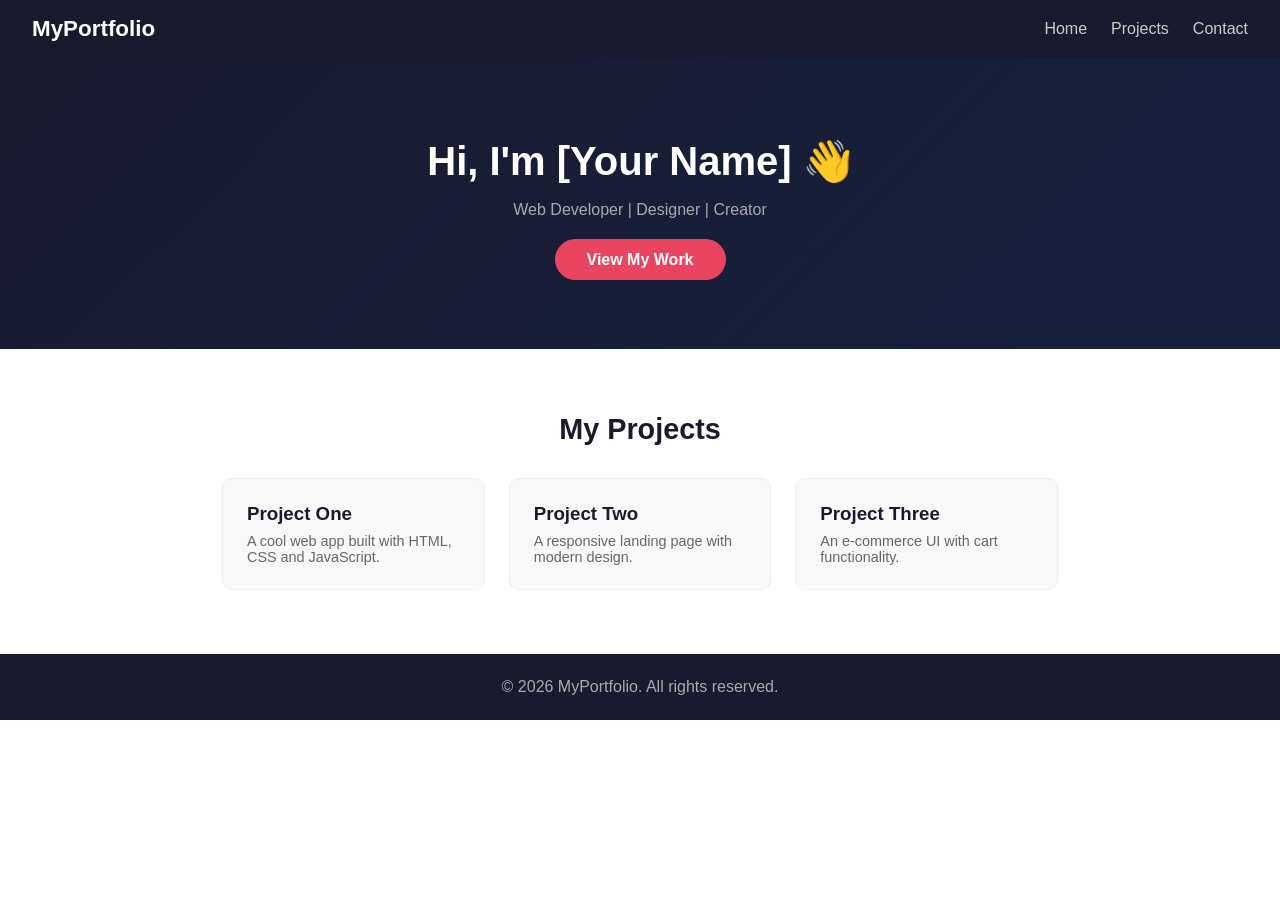
<file: tanim.html>
<!DOCTYPE html>
<html lang="en">
<head>
  <meta charset="UTF-8" />
  <meta name="viewport" content="width=device-width, initial-scale=1.0"/>
  <title>My Portfolio</title>
  <style>
    * { margin: 0; padding: 0; box-sizing: border-box; }
    body { font-family: Arial, sans-serif; color: #333; }
    nav { background: #1a1a2e; padding: 1rem 2rem; display: flex; justify-content: space-between; align-items: center; }
    nav .logo { color: #fff; font-size: 1.4rem; font-weight: bold; }
    nav ul { list-style: none; display: flex; gap: 1.5rem; }
    nav ul li a { color: #ccc; text-decoration: none; }
    nav ul li a:hover { color: #fff; }
    .hero { background: linear-gradient(135deg, #1a1a2e, #16213e); color: #fff; text-align: center; padding: 5rem 2rem; }
    .hero h1 { font-size: 2.5rem; margin-bottom: 1rem; }
    .hero p { color: #aaa; margin-bottom: 2rem; }
    .hero a { background: #e94560; color: #fff; padding: 0.75rem 2rem; border-radius: 25px; text-decoration: none; font-weight: bold; }
    .section { padding: 4rem 2rem; max-width: 900px; margin: auto; }
    .section h2 { font-size: 1.8rem; margin-bottom: 2rem; color: #1a1a2e; text-align: center; }
    .cards { display: grid; grid-template-columns: repeat(auto-fit, minmax(220px, 1fr)); gap: 1.5rem; }
    .card { background: #f9f9f9; border-radius: 10px; padding: 1.5rem; border: 1px solid #eee; }
    .card h3 { margin-bottom: 0.5rem; color: #1a1a2e; }
    .card p { font-size: 0.9rem; color: #666; }
    footer { background: #1a1a2e; color: #aaa; text-align: center; padding: 1.5rem; }
  </style>
</head>
<body>

  <nav>
    <div class="logo">MyPortfolio</div>
    <ul>
      <li><a href="#">Home</a></li>
      <li><a href="#">Projects</a></li>
      <li><a href="#">Contact</a></li>
    </ul>
  </nav>

  <div class="hero">
    <h1>Hi, I'm [Your Name] 👋</h1>
    <p>Web Developer | Designer | Creator</p>
    <a href="#">View My Work</a>
  </div>

  <div class="section">
    <h2>My Projects</h2>
    <div class="cards">
      <div class="card">
        <h3>Project One</h3>
        <p>A cool web app built with HTML, CSS and JavaScript.</p>
      </div>
      <div class="card">
        <h3>Project Two</h3>
        <p>A responsive landing page with modern design.</p>
      </div>
      <div class="card">
        <h3>Project Three</h3>
        <p>An e-commerce UI with cart functionality.</p>
      </div>
    </div>
  </div>

  <footer>
    <p>&copy; 2026 MyPortfolio. All rights reserved.</p>
  </footer>

</body>
</html>
</file>
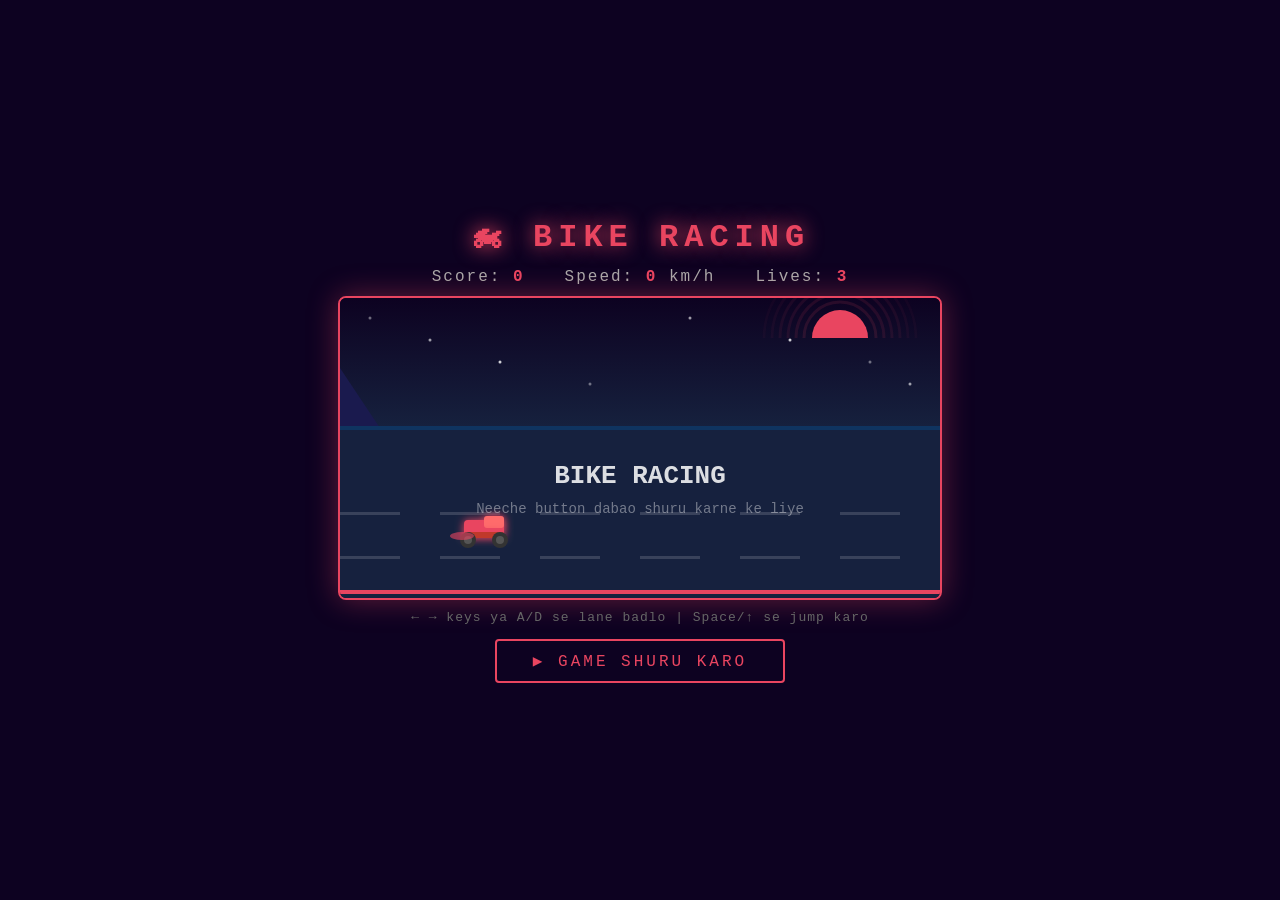
<file: Bike Game/Bike game.html>
<!DOCTYPE html>
<html lang="ur">
<head>
<meta charset="UTF-8">
<meta name="viewport" content="width=device-width, initial-scale=1.0">
<title>Bike Racing Game</title>
<style>
  * { margin: 0; padding: 0; box-sizing: border-box; }
  body {
    background: #0d0221;
    display: flex;
    flex-direction: column;
    align-items: center;
    justify-content: center;
    min-height: 100vh;
    font-family: 'Courier New', monospace;
    color: #fff;
  }
  h1 {
    font-size: 2rem;
    color: #e94560;
    letter-spacing: 6px;
    text-transform: uppercase;
    margin-bottom: 12px;
    text-shadow: 0 0 20px #e94560;
  }
  #ui {
    display: flex;
    gap: 40px;
    margin-bottom: 10px;
    font-size: 16px;
    letter-spacing: 2px;
  }
  .stat { color: #aaa; }
  .stat span { color: #e94560; font-weight: bold; }
  canvas {
    display: block;
    border: 2px solid #e94560;
    border-radius: 8px;
    box-shadow: 0 0 30px rgba(233,69,96,0.4);
  }
  #msg {
    margin-top: 10px;
    font-size: 13px;
    color: #666;
    letter-spacing: 1px;
  }
  #startBtn {
    margin-top: 14px;
    padding: 10px 36px;
    font-size: 16px;
    letter-spacing: 3px;
    cursor: pointer;
    border: 2px solid #e94560;
    background: transparent;
    color: #e94560;
    font-family: 'Courier New', monospace;
    text-transform: uppercase;
    border-radius: 4px;
    transition: all 0.2s;
  }
  #startBtn:hover {
    background: #e94560;
    color: #fff;
    box-shadow: 0 0 20px rgba(233,69,96,0.6);
  }
</style>
</head>
<body>

<h1>🏍 Bike Racing</h1>

<div id="ui">
  <div class="stat">Score: <span id="score">0</span></div>
  <div class="stat">Speed: <span id="speed">0</span> km/h</div>
  <div class="stat">Lives: <span id="lives">3</span></div>
</div>

<canvas id="gameCanvas" width="600" height="300"></canvas>
<div id="msg">← → keys ya A/D se lane badlo | Space/↑ se jump karo</div>
<button id="startBtn">▶ Game Shuru Karo</button>

<script>
const canvas = document.getElementById('gameCanvas');
const ctx = canvas.getContext('2d');

let gameState = 'idle';
let score = 0, lives = 3, speed = 60, frame = 0;
let roadOffset = 0;
let obstacles = [];
let particles = [];
let invincible = 0;

const bike = { x: 120, y: 220, w: 54, h: 30, vy: 0, onGround: true, lane: 1 };
const LANES = [160, 215, 260];
const GRAVITY = 0.7, JUMP = -12;

function drawRoad() {
  ctx.fillStyle = '#16213e';
  ctx.fillRect(0, 130, 600, 170);
  ctx.fillStyle = '#0f3460';
  ctx.fillRect(0, 128, 600, 4);
  ctx.fillStyle = '#e94560';
  ctx.fillRect(0, 292, 600, 4);
  for (let i = 0; i < 7; i++) {
    let x = ((i * 100) - (roadOffset % 100));
    ctx.fillStyle = 'rgba(255,255,255,0.15)';
    ctx.fillRect(x, 214, 60, 3);
    ctx.fillRect(x, 258, 60, 3);
  }
}

function drawSky() {
  const grad = ctx.createLinearGradient(0, 0, 0, 130);
  grad.addColorStop(0, '#0d0221');
  grad.addColorStop(1, '#16213e');
  ctx.fillStyle = grad;
  ctx.fillRect(0, 0, 600, 130);
  [30,90,160,250,350,450,530,570].forEach((sx,i) => {
    ctx.fillStyle = `rgba(255,255,255,${0.4 + (i % 3) * 0.2})`;
    ctx.beginPath();
    ctx.arc(sx, 20 + (i%4)*22, 1.5, 0, Math.PI*2);
    ctx.fill();
  });
  ctx.save();
  ctx.beginPath();
  ctx.arc(500, 40, 28, Math.PI, 2 * Math.PI);
  ctx.fillStyle = '#e94560';
  ctx.fill();
  for (let i = 1; i <= 6; i++) {
    ctx.beginPath();
    ctx.arc(500, 40, 28 + i * 8, Math.PI, 2 * Math.PI);
    ctx.strokeStyle = `rgba(233,69,96,${0.15 - i * 0.02})`;
    ctx.lineWidth = 3;
    ctx.stroke();
  }
  ctx.restore();
  const bx = (roadOffset * 0.4) % 700 - 100;
  ctx.fillStyle = '#1a1a4e';
  ctx.beginPath(); ctx.moveTo(bx, 130); ctx.lineTo(bx+40, 80); ctx.lineTo(bx+80, 130); ctx.fill();
  ctx.beginPath(); ctx.moveTo(bx+60, 130); ctx.lineTo(bx+100, 70); ctx.lineTo(bx+140, 130); ctx.fill();
}

function roundRect(x, y, w, h, r) {
  ctx.beginPath();
  ctx.moveTo(x + r, y);
  ctx.lineTo(x + w - r, y);
  ctx.quadraticCurveTo(x + w, y, x + w, y + r);
  ctx.lineTo(x + w, y + h - r);
  ctx.quadraticCurveTo(x + w, y + h, x + w - r, y + h);
  ctx.lineTo(x + r, y + h);
  ctx.quadraticCurveTo(x, y + h, x, y + h - r);
  ctx.lineTo(x, y + r);
  ctx.quadraticCurveTo(x, y, x + r, y);
  ctx.closePath();
}

function drawBike(b) {
  if (invincible > 0 && Math.floor(invincible / 4) % 2 === 0) return;
  const x = b.x, y = b.y;
  ctx.save();
  ctx.shadowColor = '#e94560'; ctx.shadowBlur = 8;
  ctx.fillStyle = '#e94560';
  roundRect(x+4, y+2, 40, 16, 4); ctx.fill();
  ctx.fillStyle = '#ff6b6b';
  roundRect(x+24, y-2, 20, 12, 3); ctx.fill();
  ctx.fillStyle = '#c0392b';
  roundRect(x+4, y+14, 40, 6, 2); ctx.fill();
  ctx.shadowBlur = 0;
  [[x+8,y+22],[x+40,y+22]].forEach(([cx,cy]) => {
    ctx.fillStyle = '#333';
    ctx.beginPath(); ctx.arc(cx, cy, 8, 0, Math.PI*2); ctx.fill();
    ctx.fillStyle = '#555';
    ctx.beginPath(); ctx.arc(cx, cy, 4, 0, Math.PI*2); ctx.fill();
  });
  ctx.fillStyle = 'rgba(233,69,96,0.6)';
  ctx.beginPath(); ctx.ellipse(x+2, y+18, 12, 4, 0, 0, Math.PI*2); ctx.fill();
  ctx.restore();
}

function drawObstacle(o) {
  ctx.save();
  ctx.shadowColor = '#f39c12'; ctx.shadowBlur = 6;
  ctx.fillStyle = '#f39c12';
  roundRect(o.x, o.y, o.w, o.h, 4); ctx.fill();
  ctx.fillStyle = '#e67e22';
  ctx.fillRect(o.x+4, o.y+4, o.w-8, o.h/2);
  ctx.fillStyle = '#e74c3c';
  roundRect(o.x+6, o.y-6, 8, 8, 2); ctx.fill();
  ctx.fillStyle = '#c0392b';
  ctx.fillRect(o.x+8, o.y-8, 4, 4);
  ctx.restore();
}

function drawParticles() {
  particles = particles.filter(p => p.life > 0);
  particles.forEach(p => {
    ctx.globalAlpha = p.life / 30;
    ctx.fillStyle = p.color;
    ctx.beginPath(); ctx.arc(p.x, p.y, p.r, 0, Math.PI*2); ctx.fill();
    p.x += p.vx; p.y += p.vy; p.life--;
  });
  ctx.globalAlpha = 1;
}

function spawnParticles(x, y, color) {
  for (let i = 0; i < 12; i++) {
    particles.push({ x, y, vx: (Math.random()-0.5)*5, vy: (Math.random()-0.5)*5, r: Math.random()*4+1, color, life: 30 });
  }
}

function spawnObstacle() {
  const lane = Math.floor(Math.random() * 3);
  obstacles.push({ x: 620, y: LANES[lane] - 20, w: 28, h: 24, lane });
}

function updateBike() {
  if (!bike.onGround) { bike.vy += GRAVITY; bike.y += bike.vy; }
  const ground = LANES[bike.lane] - bike.h + 8;
  if (bike.y >= ground) { bike.y = ground; bike.vy = 0; bike.onGround = true; }
}

function checkCollision() {
  obstacles.forEach((o, i) => {
    if (o.lane !== bike.lane) return;
    if (!bike.onGround) return;
    const bx1 = bike.x+6, bx2 = bike.x+bike.w-6;
    const by1 = bike.y+4, by2 = bike.y+bike.h;
    if (bx2 > o.x+4 && bx1 < o.x+o.w-4 && by2 > o.y+2 && by1 < o.y+o.h) {
      if (invincible > 0) return;
      spawnParticles(o.x+o.w/2, o.y, '#f39c12');
      obstacles.splice(i, 1);
      lives--;
      invincible = 90;
      document.getElementById('lives').textContent = lives;
      if (lives <= 0) endGame();
    }
  });
}

function endGame() {
  gameState = 'dead';
  document.getElementById('startBtn').textContent = '↺ Phir Khelna';
  document.getElementById('startBtn').style.display = 'block';
  document.getElementById('msg').textContent = `Game Over! Score: ${score} — Dobara kheloge?`;
}

document.addEventListener('keydown', e => {
  if ([' ','ArrowLeft','ArrowRight','ArrowUp','a','d','w','A','D','W'].includes(e.key)) e.preventDefault();
  if (gameState !== 'playing') return;
  if ([' ','ArrowUp','w','W'].includes(e.key) && bike.onGround) {
    bike.vy = JUMP; bike.onGround = false;
    spawnParticles(bike.x+27, bike.y+bike.h, '#e94560');
  }
  if (['ArrowLeft','a','A'].includes(e.key) && bike.lane > 0) {
    bike.lane--; bike.y = LANES[bike.lane] - bike.h + 8;
  }
  if (['ArrowRight','d','D'].includes(e.key) && bike.lane < 2) {
    bike.lane++; bike.y = LANES[bike.lane] - bike.h + 8;
  }
});

let lastObstacle = 0;

function gameLoop() {
  if (gameState !== 'playing') return;
  ctx.clearRect(0, 0, 600, 300);
  frame++;
  roadOffset += speed / 60;
  speed = Math.min(180, 60 + score * 0.3);
  document.getElementById('speed').textContent = Math.round(speed);
  drawSky();
  drawRoad();
  if (frame - lastObstacle > Math.max(40, 100 - score/10)) {
    spawnObstacle(); lastObstacle = frame;
  }
  obstacles = obstacles.filter(o => o.x > -60);
  obstacles.forEach(o => { o.x -= speed / 60; drawObstacle(o); });
  updateBike();
  checkCollision();
  drawBike(bike);
  drawParticles();
  if (invincible > 0) invincible--;
  score++;
  document.getElementById('score').textContent = score;
  requestAnimationFrame(gameLoop);
}

function startGame() {
  score = 0; lives = 3; speed = 60; frame = 0;
  roadOffset = 0; obstacles = []; particles = []; invincible = 0;
  bike.lane = 1; bike.y = LANES[1] - bike.h + 8; bike.vy = 0; bike.onGround = true;
  document.getElementById('score').textContent = '0';
  document.getElementById('speed').textContent = '0';
  document.getElementById('lives').textContent = '3';
  document.getElementById('startBtn').style.display = 'none';
  document.getElementById('msg').textContent = '← → se lane change | Space/↑ se jump karo';
  gameState = 'playing';
  gameLoop();
}

document.getElementById('startBtn').addEventListener('click', startGame);

// Initial render
ctx.clearRect(0,0,600,300);
drawSky(); drawRoad(); drawBike(bike);
ctx.fillStyle = 'rgba(255,255,255,0.85)';
ctx.font = 'bold 26px Courier New';
ctx.textAlign = 'center';
ctx.fillText('BIKE RACING', 300, 185);
ctx.font = '14px Courier New';
ctx.fillStyle = 'rgba(255,255,255,0.4)';
ctx.fillText('Neeche button dabao shuru karne ke liye', 300, 215);
</script>
</body>
</html>
</file>
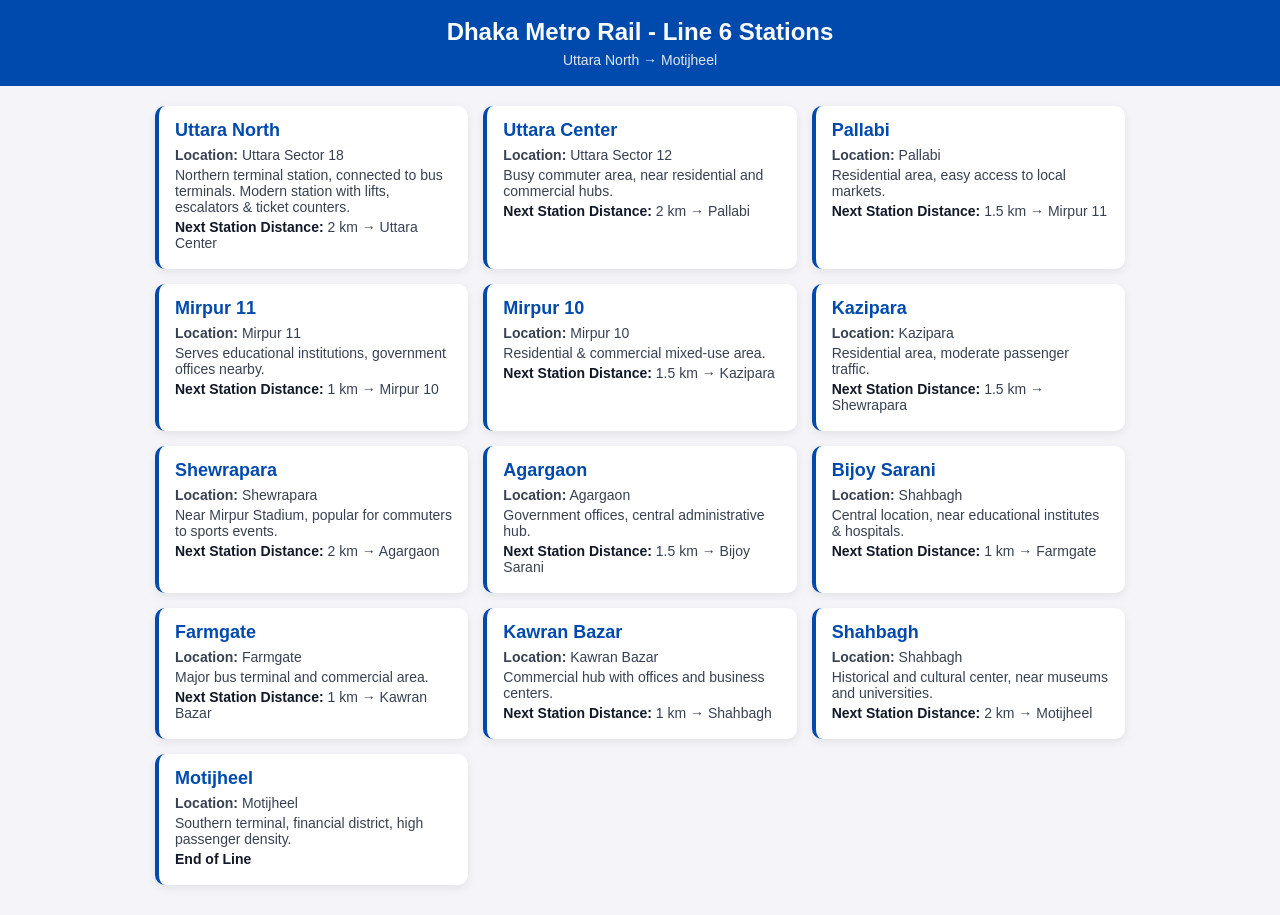
<file: metro/station.html>
<!DOCTYPE html>
<html lang="bn">
<head>
<meta charset="UTF-8">
<meta name="viewport" content="width=device-width, initial-scale=1.0">
<title>Dhaka Metro Rail Stations</title>

<link rel="stylesheet" href="./css/station.css">
</head>
<body>

<header>
    <div class="header-container">
        <h1>Dhaka Metro Rail - Line 6 Stations</h1>
        <p>Uttara North → Motijheel</p>
    </div>
</header>

<main>
    <div class="stations-container">
        <!-- Station Card -->
        <div class="station-card">
            <h2>Uttara North</h2>
            <p class="location"><strong>Location:</strong> Uttara Sector 18</p>
            <p class="details">Northern terminal station, connected to bus terminals. Modern station with lifts, escalators & ticket counters.</p>
            <p class="distance"><strong>Next Station Distance:</strong> 2 km → Uttara Center</p>
        </div>

        <div class="station-card">
            <h2>Uttara Center</h2>
            <p class="location"><strong>Location:</strong> Uttara Sector 12</p>
            <p class="details">Busy commuter area, near residential and commercial hubs.</p>
            <p class="distance"><strong>Next Station Distance:</strong> 2 km → Pallabi</p>
        </div>

        <div class="station-card">
            <h2>Pallabi</h2>
            <p class="location"><strong>Location:</strong> Pallabi</p>
            <p class="details">Residential area, easy access to local markets.</p>
            <p class="distance"><strong>Next Station Distance:</strong> 1.5 km → Mirpur 11</p>
        </div>

        <div class="station-card">
            <h2>Mirpur 11</h2>
            <p class="location"><strong>Location:</strong> Mirpur 11</p>
            <p class="details">Serves educational institutions, government offices nearby.</p>
            <p class="distance"><strong>Next Station Distance:</strong> 1 km → Mirpur 10</p>
        </div>

        <div class="station-card">
            <h2>Mirpur 10</h2>
            <p class="location"><strong>Location:</strong> Mirpur 10</p>
            <p class="details">Residential & commercial mixed-use area.</p>
            <p class="distance"><strong>Next Station Distance:</strong> 1.5 km → Kazipara</p>
        </div>

        <div class="station-card">
            <h2>Kazipara</h2>
            <p class="location"><strong>Location:</strong> Kazipara</p>
            <p class="details">Residential area, moderate passenger traffic.</p>
            <p class="distance"><strong>Next Station Distance:</strong> 1.5 km → Shewrapara</p>
        </div>

        <div class="station-card">
            <h2>Shewrapara</h2>
            <p class="location"><strong>Location:</strong> Shewrapara</p>
            <p class="details">Near Mirpur Stadium, popular for commuters to sports events.</p>
            <p class="distance"><strong>Next Station Distance:</strong> 2 km → Agargaon</p>
        </div>

        <div class="station-card">
            <h2>Agargaon</h2>
            <p class="location"><strong>Location:</strong> Agargaon</p>
            <p class="details">Government offices, central administrative hub.</p>
            <p class="distance"><strong>Next Station Distance:</strong> 1.5 km → Bijoy Sarani</p>
        </div>

        <div class="station-card">
            <h2>Bijoy Sarani</h2>
            <p class="location"><strong>Location:</strong> Shahbagh</p>
            <p class="details">Central location, near educational institutes & hospitals.</p>
            <p class="distance"><strong>Next Station Distance:</strong> 1 km → Farmgate</p>
        </div>

        <div class="station-card">
            <h2>Farmgate</h2>
            <p class="location"><strong>Location:</strong> Farmgate</p>
            <p class="details">Major bus terminal and commercial area.</p>
            <p class="distance"><strong>Next Station Distance:</strong> 1 km → Kawran Bazar</p>
        </div>

        <div class="station-card">
            <h2>Kawran Bazar</h2>
            <p class="location"><strong>Location:</strong> Kawran Bazar</p>
            <p class="details">Commercial hub with offices and business centers.</p>
            <p class="distance"><strong>Next Station Distance:</strong> 1 km → Shahbagh</p>
        </div>

        <div class="station-card">
            <h2>Shahbagh</h2>
            <p class="location"><strong>Location:</strong> Shahbagh</p>
            <p class="details">Historical and cultural center, near museums and universities.</p>
            <p class="distance"><strong>Next Station Distance:</strong> 2 km → Motijheel</p>
        </div>

        <div class="station-card">
            <h2>Motijheel</h2>
            <p class="location"><strong>Location:</strong> Motijheel</p>
            <p class="details">Southern terminal, financial district, high passenger density.</p>
            <p class="distance"><strong>End of Line</strong></p>
        </div>
    </div>
</main>

</body>
</html>
</file>
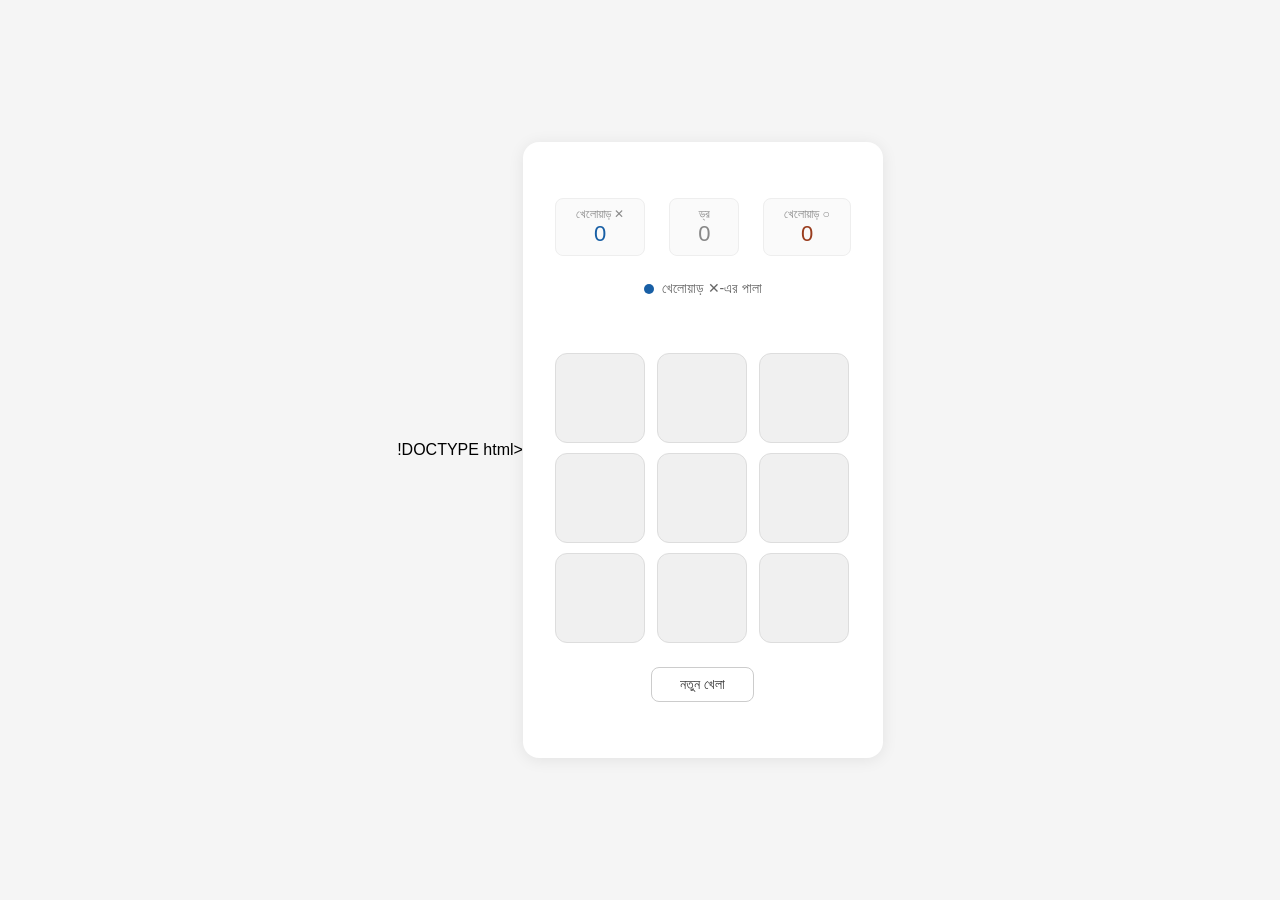
<file: practice.html/practice.html>
!DOCTYPE html>
<html lang="bn">
<head>
  <meta charset="UTF-8">
  <meta name="viewport" content="width=device-width, initial-scale=1.0">
  <title>টিক-ট্যাক-টো</title>
  <style>
    * { box-sizing: border-box; margin: 0; padding: 0; }
    body { font-family: sans-serif; display: flex; justify-content: center; align-items: center; min-height: 100vh; background: #f5f5f5; }
    .container { padding: 2rem; background: white; border-radius: 16px; box-shadow: 0 2px 16px rgba(0,0,0,0.08); }
    .board { display: grid; grid-template-columns: repeat(3, 1fr); gap: 10px; max-width: 300px; margin: 0 auto; }
    .cell { width: 90px; height: 90px; background: #f0f0f0; border: 1px solid #ddd; border-radius: 12px; cursor: pointer; font-size: 40px; font-weight: 500; display: flex; align-items: center; justify-content: center; transition: background 0.15s; user-select: none; }
    .cell:hover:not(.taken) { background: #e8e8e8; }
    .cell.taken { cursor: default; }
    .cell.x-mark { color: #185FA5; }
    .cell.o-mark { color: #993C1D; }
    .cell.win-cell { background: #dbeeff; }
    .status { text-align: center; font-size: 16px; color: #666; margin-bottom: 1rem; min-height: 24px; }
    .score-row { display: flex; justify-content: center; gap: 24px; margin-bottom: 1.5rem; }
    .score-box { text-align: center; padding: 8px 20px; border: 1px solid #eee; border-radius: 8px; background: #fafafa; min-width: 70px; }
    .score-label { font-size: 12px; color: #888; }
    .score-num { font-size: 22px; font-weight: 500; }
    .x-color { color: #185FA5; }
    .o-color { color: #993C1D; }
    .draw-color { color: #888; }
    .reset-btn { display: block; margin: 1.5rem auto 0; padding: 8px 28px; border: 1px solid #ccc; border-radius: 8px; background: transparent; color: #333; font-size: 14px; cursor: pointer; }
    .reset-btn:hover { background: #f0f0f0; }
    .turn-indicator { display: flex; align-items: center; justify-content: center; gap: 8px; margin-bottom: 1rem; }
    .turn-dot { width: 10px; height: 10px; border-radius: 50%; }
  </style>
</head>
<body>
  <div class="container">
    <div style="padding: 1.5rem 0;">
      <div class="score-row">
        <div class="score-box">
          <div class="score-label">খেলোয়াড় ✕</div>
          <div class="score-num x-color" id="score-x">0</div>
        </div>
        <div class="score-box">
          <div class="score-label">ড্র</div>
          <div class="score-num draw-color" id="score-d">0</div>
        </div>
        <div class="score-box">
          <div class="score-label">খেলোয়াড় ○</div>
          <div class="score-num o-color" id="score-o">0</div>
        </div>
      </div>

      <div class="turn-indicator" id="turn-indicator"></div>
      <div class="status" id="status"></div>

      <div class="board" id="board">
        <div class="cell" data-i="0"></div>
        <div class="cell" data-i="1"></div>
        <div class="cell" data-i="2"></div>
        <div class="cell" data-i="3"></div>
        <div class="cell" data-i="4"></div>
        <div class="cell" data-i="5"></div>
        <div class="cell" data-i="6"></div>
        <div class="cell" data-i="7"></div>
        <div class="cell" data-i="8"></div>
      </div>

      <button class="reset-btn" id="reset-btn">নতুন খেলা</button>
    </div>
  </div>

  <script>
    const wins = [[0,1,2],[3,4,5],[6,7,8],[0,3,6],[1,4,7],[2,5,8],[0,4,8],[2,4,6]];
    let board = Array(9).fill(null);
    let current = 'X';
    let over = false;
    let scores = { X: 0, O: 0, D: 0 };

    const cells = document.querySelectorAll('.cell');
    const statusEl = document.getElementById('status');
    const turnEl = document.getElementById('turn-indicator');

    function checkWin(b, p) {
      return wins.find(w => w.every(i => b[i] === p));
    }

    function updateTurnUI() {
      if (over) { turnEl.innerHTML = ''; return; }
      const color = current === 'X' ? '#185FA5' : '#993C1D';
      const sym = current === 'X' ? '✕' : '○';
      turnEl.innerHTML = `<div class="turn-dot" style="background:${color};"></div>
        <span style="font-size:14px; color:#666;">খেলোয়াড় ${sym}-এর পালা</span>`;
    }

    function render() {
      cells.forEach((cell, i) => {
        cell.textContent = board[i] === 'X' ? '✕' : board[i] === 'O' ? '○' : '';
        cell.className = 'cell' + (board[i] ? ' taken ' + (board[i] === 'X' ? 'x-mark' : 'o-mark') : '');
      });
      document.getElementById('score-x').textContent = scores.X;
      document.getElementById('score-o').textContent = scores.O;
      document.getElementById('score-d').textContent = scores.D;
    }

    cells.forEach(cell => {
      cell.addEventListener('click', () => {
        const i = +cell.dataset.i;
        if (board[i] || over) return;
        board[i] = current;
        render();

        const winLine = checkWin(board, current);
        if (winLine) {
          winLine.forEach(idx => cells[idx].classList.add('win-cell'));
          const sym = current === 'X' ? '✕' : '○';
          statusEl.textContent = `খেলোয়াড় ${sym} জিতেছে!`;
          statusEl.style.color = current === 'X' ? '#185FA5' : '#993C1D';
          scores[current]++;
          document.getElementById(current === 'X' ? 'score-x' : 'score-o').textContent = scores[current];
          over = true;
          turnEl.innerHTML = '';
        } else if (board.every(Boolean)) {
          statusEl.textContent = 'ড্র! কেউ জেতেনি।';
          statusEl.style.color = '#888';
          scores.D++;
          document.getElementById('score-d').textContent = scores.D;
          over = true;
          turnEl.innerHTML = '';
        } else {
          current = current === 'X' ? 'O' : 'X';
          updateTurnUI();
        }
      });
    });

    document.getElementById('reset-btn').addEventListener('click', () => {
      board = Array(9).fill(null);
      current = 'X';
      over = false;
      statusEl.textContent = '';
      statusEl.style.color = '';
      render();
      updateTurnUI();
    });

    render();
    updateTurnUI();
  </script>
</body>
</html>
</file>
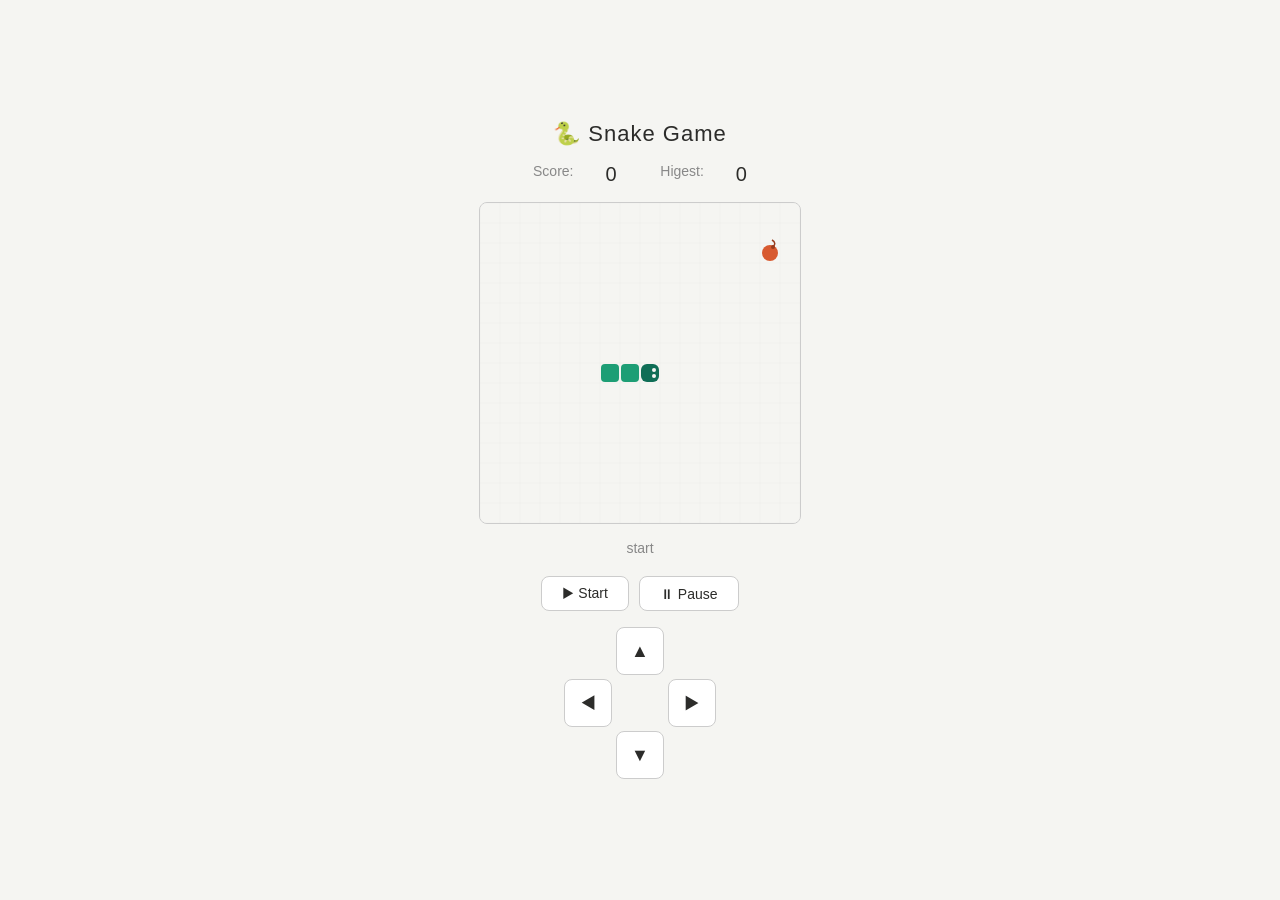
<file: Snake Game/snake_game.html>
<!DOCTYPE html>
<html lang="bn">
<head>
  <meta charset="UTF-8" />
  <meta name="viewport" content="width=device-width, initial-scale=1.0"/>
  <title>Snake Game</title>
  <style>
    * { box-sizing: border-box; margin: 0; padding: 0; }

    body {
      font-family: sans-serif;
      background: #f5f5f2;
      color: #2C2C2A;
      display: flex;
      justify-content: center;
      align-items: center;
      min-height: 100vh;
    }

    @media (prefers-color-scheme: dark) {
      body { background: #1a1a1a; color: #e0e0e0; }
      button { background: #2a2a2a; color: #e0e0e0; border-color: #444; }
      button:hover { background: #333; }
      #canvas { border-color: #444; }
    }

    #game-wrap {
      display: flex;
      flex-direction: column;
      align-items: center;
      gap: 16px;
      padding: 2rem;
    }

    h1 { font-size: 22px; font-weight: 500; letter-spacing: 1px; }

    #score-bar { display: flex; gap: 32px; font-size: 14px; color: #888; }
    #score-bar span { font-weight: 500; font-size: 20px; color: #2C2C2A; }

    @media (prefers-color-scheme: dark) {
      #score-bar span { color: #e0e0e0; }
    }

    #canvas { border: 1px solid #ccc; border-radius: 8px; background: #eee; display: block; }
    #msg { font-size: 14px; color: #888; min-height: 20px; }
    #controls { display: flex; gap: 10px; }

    button {
      cursor: pointer;
      border: 1px solid #ccc;
      background: #fff;
      color: #2C2C2A;
      border-radius: 8px;
      padding: 8px 20px;
      font-size: 14px;
      transition: background 0.15s;
    }
    button:hover { background: #f0f0ee; }
    button:active { transform: scale(0.97); }

    #dpad {
      display: grid;
      grid-template-columns: repeat(3, 48px);
      grid-template-rows: repeat(3, 48px);
      gap: 4px;
    }
    #dpad button { width: 48px; height: 48px; padding: 0; font-size: 18px; }
  </style>
</head>
<body>
  <div id="game-wrap">
    <h1>🐍 Snake Game</h1>
    <div id="score-bar">
      Score: <span id="score">0</span>
      &nbsp;&nbsp;
      Higest: <span id="hi">0</span>
    </div>
    <canvas id="canvas" width="320" height="320"></canvas>
    <div id="msg">start</div>
    <div id="controls">
      <button id="btnStart">▶ Start</button>
      <button id="btnPause">⏸ Pause</button>
    </div>
    <div id="dpad">
      <div></div>
      <button id="up">▲</button>
      <div></div>
      <button id="left">◀</button>
      <div></div>
      <button id="right">▶</button>
      <div></div>
      <button id="down">▼</button>
      <div></div>
    </div>
  </div>

  <script>
    const canvas = document.getElementById('canvas');
    const ctx = canvas.getContext('2d');
    const COLS = 16, ROWS = 16, SZ = 20;
    let snake, dir, nextDir, food, score, hiScore = 0;
    let running = false, paused = false, loop;

    function isDark() {
      return window.matchMedia && window.matchMedia('(prefers-color-scheme: dark)').matches;
    }

    function colors() {
      return {
        head: isDark() ? '#9FE1CB' : '#0F6E56',
        body: isDark() ? '#5DCAA5' : '#1D9E75',
        food: isDark() ? '#F0997B' : '#D85A30',
        stem: isDark() ? '#FA9F75' : '#993C1D',
        grid: isDark() ? 'rgba(255,255,255,0.04)' : 'rgba(0,0,0,0.04)',
        bg:   isDark() ? '#1e1e1e' : '#f5f5f2',
      };
    }

    function rand(max) { return Math.floor(Math.random() * max); }

    function placeFood() {
      let pos;
      do { pos = { x: rand(COLS), y: rand(ROWS) }; }
      while (snake.some(s => s.x === pos.x && s.y === pos.y));
      food = pos;
    }

    function init() {
      snake = [{ x: 8, y: 8 }, { x: 7, y: 8 }, { x: 6, y: 8 }];
      dir = { x: 1, y: 0 };
      nextDir = { x: 1, y: 0 };
      score = 0;
      document.getElementById('score').textContent = 0;
      placeFood();
      draw();
    }

    function draw() {
      const c = colors();
      ctx.fillStyle = c.bg;
      ctx.fillRect(0, 0, canvas.width, canvas.height);

      ctx.strokeStyle = c.grid;
      ctx.lineWidth = 0.5;
      for (let i = 0; i <= COLS; i++) {
        ctx.beginPath(); ctx.moveTo(i*SZ, 0); ctx.lineTo(i*SZ, canvas.height); ctx.stroke();
      }
      for (let j = 0; j <= ROWS; j++) {
        ctx.beginPath(); ctx.moveTo(0, j*SZ); ctx.lineTo(canvas.width, j*SZ); ctx.stroke();
      }

      snake.forEach((s, i) => {
        ctx.fillStyle = i === 0 ? c.head : c.body;
        ctx.beginPath();
        ctx.roundRect(s.x*SZ+1, s.y*SZ+1, SZ-2, SZ-2, i === 0 ? 6 : 4);
        ctx.fill();
        if (i === 0) {
          const ex = dir.x === 1 ? SZ-6 : dir.x === -1 ? 4 : SZ/2;
          const ey1 = dir.y === 0 ? SZ*0.35 : dir.y === 1 ? SZ-7 : 5;
          const ey2 = dir.y === 0 ? SZ*0.65 : dir.y === 1 ? SZ-7 : 5;
          ctx.fillStyle = c.bg;
          ctx.beginPath(); ctx.arc(s.x*SZ+ex, s.y*SZ+ey1, 2, 0, Math.PI*2); ctx.fill();
          ctx.beginPath(); ctx.arc(s.x*SZ+(dir.y !== 0 ? SZ-ex : ex), s.y*SZ+ey2, 2, 0, Math.PI*2); ctx.fill();
        }
      });

      ctx.fillStyle = c.food;
      ctx.beginPath();
      ctx.arc(food.x*SZ+SZ/2, food.y*SZ+SZ/2, SZ/2-2, 0, Math.PI*2);
      ctx.fill();
      ctx.fillStyle = c.stem;
      ctx.beginPath(); ctx.arc(food.x*SZ+SZ/2+3, food.y*SZ+4, 2, 0, Math.PI*2); ctx.fill();
      ctx.strokeStyle = c.stem;
      ctx.lineWidth = 1.5;
      ctx.beginPath();
      ctx.moveTo(food.x*SZ+SZ/2+3, food.y*SZ+4);
      ctx.quadraticCurveTo(food.x*SZ+SZ/2+7, food.y*SZ, food.x*SZ+SZ/2+2, food.y*SZ-3);
      ctx.stroke();
    }

    function step() {
      dir = { ...nextDir };
      const head = { x: snake[0].x + dir.x, y: snake[0].y + dir.y };
      if (head.x < 0 || head.x >= COLS || head.y < 0 || head.y >= ROWS ||
          snake.some(s => s.x === head.x && s.y === head.y)) {
        gameOver(); return;
      }
      snake.unshift(head);
      if (head.x === food.x && head.y === food.y) {
        score++;
        document.getElementById('score').textContent = score;
        if (score > hiScore) { hiScore = score; document.getElementById('hi').textContent = hiScore; }
        placeFood();
      } else { snake.pop(); }
      draw();
    }

    function gameOver() {
      running = false; clearInterval(loop);
      ctx.fillStyle = 'rgba(0,0,0,0.55)';
      ctx.fillRect(0, 0, canvas.width, canvas.height);
      ctx.fillStyle = '#fff';
      ctx.font = '500 22px sans-serif'; ctx.textAlign = 'center';
      ctx.fillText('Game Over!', canvas.width/2, canvas.height/2 - 16);
      ctx.font = '400 15px sans-serif';
      ctx.fillText('Score: ' + score, canvas.width/2, canvas.height/2 + 14);
      document.getElementById('msg').textContent = 'if you want to play again pressed start';
    }

    function startGame() {
      if (running) clearInterval(loop);
      init(); running = true; paused = false;
      loop = setInterval(step, 130);
      document.getElementById('msg').textContent = 'Arrow key ';
    }

    function togglePause() {
      if (!running) return;
      paused = !paused;
      if (paused) { clearInterval(loop); document.getElementById('msg').textContent = '⏸ Break'; }
      else { loop = setInterval(step, 130); document.getElementById('msg').textContent = ''; }
    }

    document.getElementById('btnStart').onclick = startGame;
    document.getElementById('btnPause').onclick = togglePause;

    document.addEventListener('keydown', e => {
      if (e.key === 'ArrowUp'    && dir.y !== 1)  { nextDir = { x: 0,  y: -1 }; e.preventDefault(); }
      if (e.key === 'ArrowDown'  && dir.y !== -1) { nextDir = { x: 0,  y:  1 }; e.preventDefault(); }
      if (e.key === 'ArrowLeft'  && dir.x !== 1)  { nextDir = { x: -1, y:  0 }; e.preventDefault(); }
      if (e.key === 'ArrowRight' && dir.x !== -1) { nextDir = { x: 1,  y:  0 }; e.preventDefault(); }
    });

    document.getElementById('up').onclick    = () => { if (dir.y !== 1)  nextDir = { x: 0,  y: -1 }; };
    document.getElementById('down').onclick  = () => { if (dir.y !== -1) nextDir = { x: 0,  y:  1 }; };
    document.getElementById('left').onclick  = () => { if (dir.x !== 1)  nextDir = { x: -1, y:  0 }; };
    document.getElementById('right').onclick = () => { if (dir.x !== -1) nextDir = { x: 1,  y:  0 }; };

    init();
  </script>
</body>
</html>
</file>
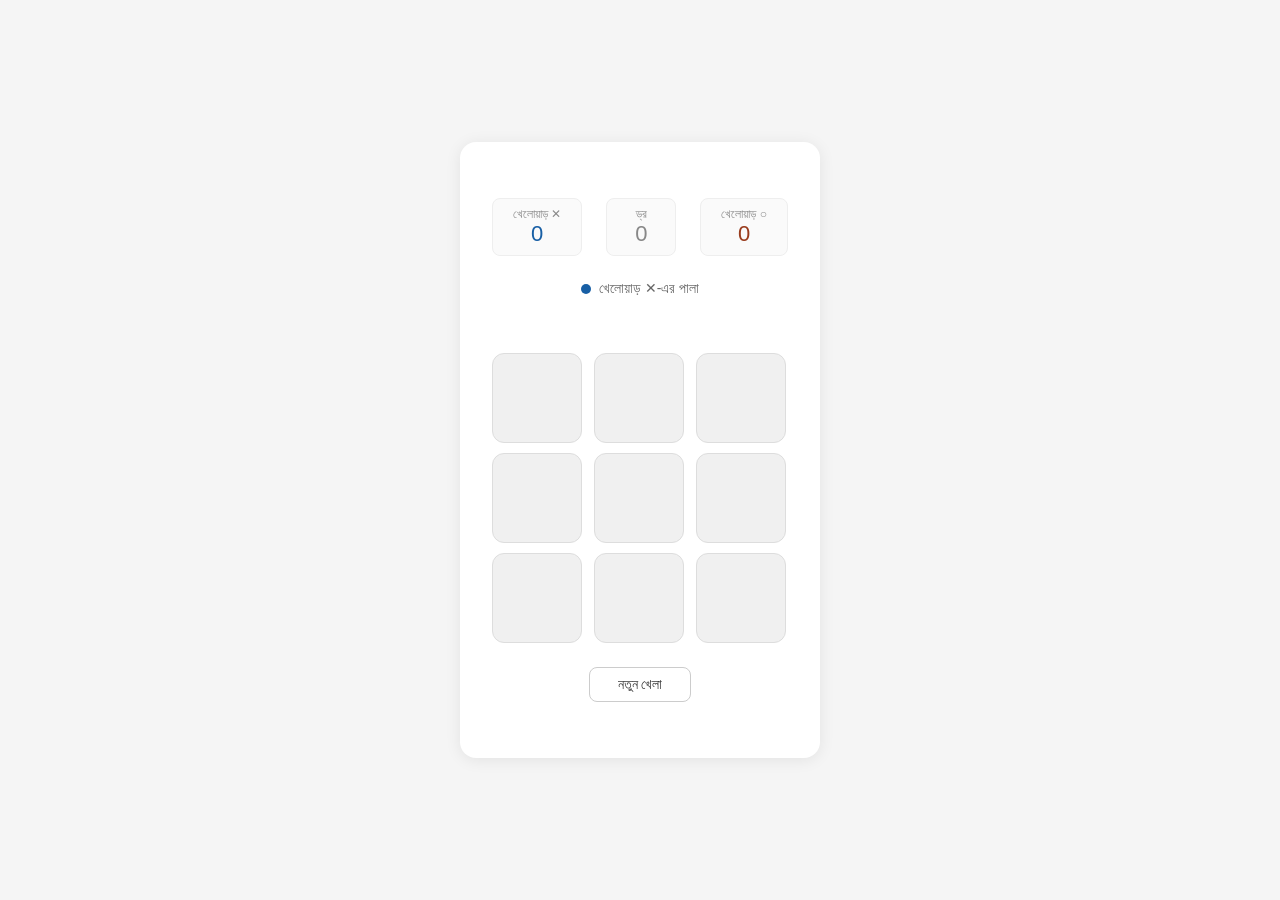
<file: Tic-Tac-Toe game/Tic_Tac_Toc.html>
<!DOCTYPE html>
<html lang="bn">
<head>
  <meta charset="UTF-8">
  <meta name="viewport" content="width=device-width, initial-scale=1.0">
  <title>টিক-ট্যাক-টো</title>
  <style>
    * { box-sizing: border-box; margin: 0; padding: 0; }
    body { font-family: sans-serif; display: flex; justify-content: center; align-items: center; min-height: 100vh; background: #f5f5f5; }
    .container { padding: 2rem; background: white; border-radius: 16px; box-shadow: 0 2px 16px rgba(0,0,0,0.08); }
    .board { display: grid; grid-template-columns: repeat(3, 1fr); gap: 10px; max-width: 300px; margin: 0 auto; }
    .cell { width: 90px; height: 90px; background: #f0f0f0; border: 1px solid #ddd; border-radius: 12px; cursor: pointer; font-size: 40px; font-weight: 500; display: flex; align-items: center; justify-content: center; transition: background 0.15s; user-select: none; }
    .cell:hover:not(.taken) { background: #e8e8e8; }
    .cell.taken { cursor: default; }
    .cell.x-mark { color: #185FA5; }
    .cell.o-mark { color: #993C1D; }
    .cell.win-cell { background: #dbeeff; }
    .status { text-align: center; font-size: 16px; color: #666; margin-bottom: 1rem; min-height: 24px; }
    .score-row { display: flex; justify-content: center; gap: 24px; margin-bottom: 1.5rem; }
    .score-box { text-align: center; padding: 8px 20px; border: 1px solid #eee; border-radius: 8px; background: #fafafa; min-width: 70px; }
    .score-label { font-size: 12px; color: #888; }
    .score-num { font-size: 22px; font-weight: 500; }
    .x-color { color: #185FA5; }
    .o-color { color: #993C1D; }
    .draw-color { color: #888; }
    .reset-btn { display: block; margin: 1.5rem auto 0; padding: 8px 28px; border: 1px solid #ccc; border-radius: 8px; background: transparent; color: #333; font-size: 14px; cursor: pointer; }
    .reset-btn:hover { background: #f0f0f0; }
    .turn-indicator { display: flex; align-items: center; justify-content: center; gap: 8px; margin-bottom: 1rem; }
    .turn-dot { width: 10px; height: 10px; border-radius: 50%; }
  </style>
</head>
<body>
  <div class="container">
    <div style="padding: 1.5rem 0;">
      <div class="score-row">
        <div class="score-box">
          <div class="score-label">খেলোয়াড় ✕</div>
          <div class="score-num x-color" id="score-x">0</div>
        </div>
        <div class="score-box">
          <div class="score-label">ড্র</div>
          <div class="score-num draw-color" id="score-d">0</div>
        </div>
        <div class="score-box">
          <div class="score-label">খেলোয়াড় ○</div>
          <div class="score-num o-color" id="score-o">0</div>
        </div>
      </div>

      <div class="turn-indicator" id="turn-indicator"></div>
      <div class="status" id="status"></div>

      <div class="board" id="board">
        <div class="cell" data-i="0"></div>
        <div class="cell" data-i="1"></div>
        <div class="cell" data-i="2"></div>
        <div class="cell" data-i="3"></div>
        <div class="cell" data-i="4"></div>
        <div class="cell" data-i="5"></div>
        <div class="cell" data-i="6"></div>
        <div class="cell" data-i="7"></div>
        <div class="cell" data-i="8"></div>
      </div>

      <button class="reset-btn" id="reset-btn">নতুন খেলা</button>
    </div>
  </div>

  <script>
    const wins = [[0,1,2],[3,4,5],[6,7,8],[0,3,6],[1,4,7],[2,5,8],[0,4,8],[2,4,6]];
    let board = Array(9).fill(null);
    let current = 'X';
    let over = false;
    let scores = { X: 0, O: 0, D: 0 };

    const cells = document.querySelectorAll('.cell');
    const statusEl = document.getElementById('status');
    const turnEl = document.getElementById('turn-indicator');

    function checkWin(b, p) {
      return wins.find(w => w.every(i => b[i] === p));
    }

    function updateTurnUI() {
      if (over) { turnEl.innerHTML = ''; return; }
      const color = current === 'X' ? '#185FA5' : '#993C1D';
      const sym = current === 'X' ? '✕' : '○';
      turnEl.innerHTML = `<div class="turn-dot" style="background:${color};"></div>
        <span style="font-size:14px; color:#666;">খেলোয়াড় ${sym}-এর পালা</span>`;
    }

    function render() {
      cells.forEach((cell, i) => {
        cell.textContent = board[i] === 'X' ? '✕' : board[i] === 'O' ? '○' : '';
        cell.className = 'cell' + (board[i] ? ' taken ' + (board[i] === 'X' ? 'x-mark' : 'o-mark') : '');
      });
      document.getElementById('score-x').textContent = scores.X;
      document.getElementById('score-o').textContent = scores.O;
      document.getElementById('score-d').textContent = scores.D;
    }

    cells.forEach(cell => {
      cell.addEventListener('click', () => {
        const i = +cell.dataset.i;
        if (board[i] || over) return;
        board[i] = current;
        render();

        const winLine = checkWin(board, current);
        if (winLine) {
          winLine.forEach(idx => cells[idx].classList.add('win-cell'));
          const sym = current === 'X' ? '✕' : '○';
          statusEl.textContent = `খেলোয়াড় ${sym} জিতেছে!`;
          statusEl.style.color = current === 'X' ? '#185FA5' : '#993C1D';
          scores[current]++;
          document.getElementById(current === 'X' ? 'score-x' : 'score-o').textContent = scores[current];
          over = true;
          turnEl.innerHTML = '';
        } else if (board.every(Boolean)) {
          statusEl.textContent = 'ড্র! কেউ জেতেনি।';
          statusEl.style.color = '#888';
          scores.D++;
          document.getElementById('score-d').textContent = scores.D;
          over = true;
          turnEl.innerHTML = '';
        } else {
          current = current === 'X' ? 'O' : 'X';
          updateTurnUI();
        }
      });
    });

    document.getElementById('reset-btn').addEventListener('click', () => {
      board = Array(9).fill(null);
      current = 'X';
      over = false;
      statusEl.textContent = '';
      statusEl.style.color = '';
      render();
      updateTurnUI();
    });

    render();
    updateTurnUI();
  </script>
</body>
</html>
</file>
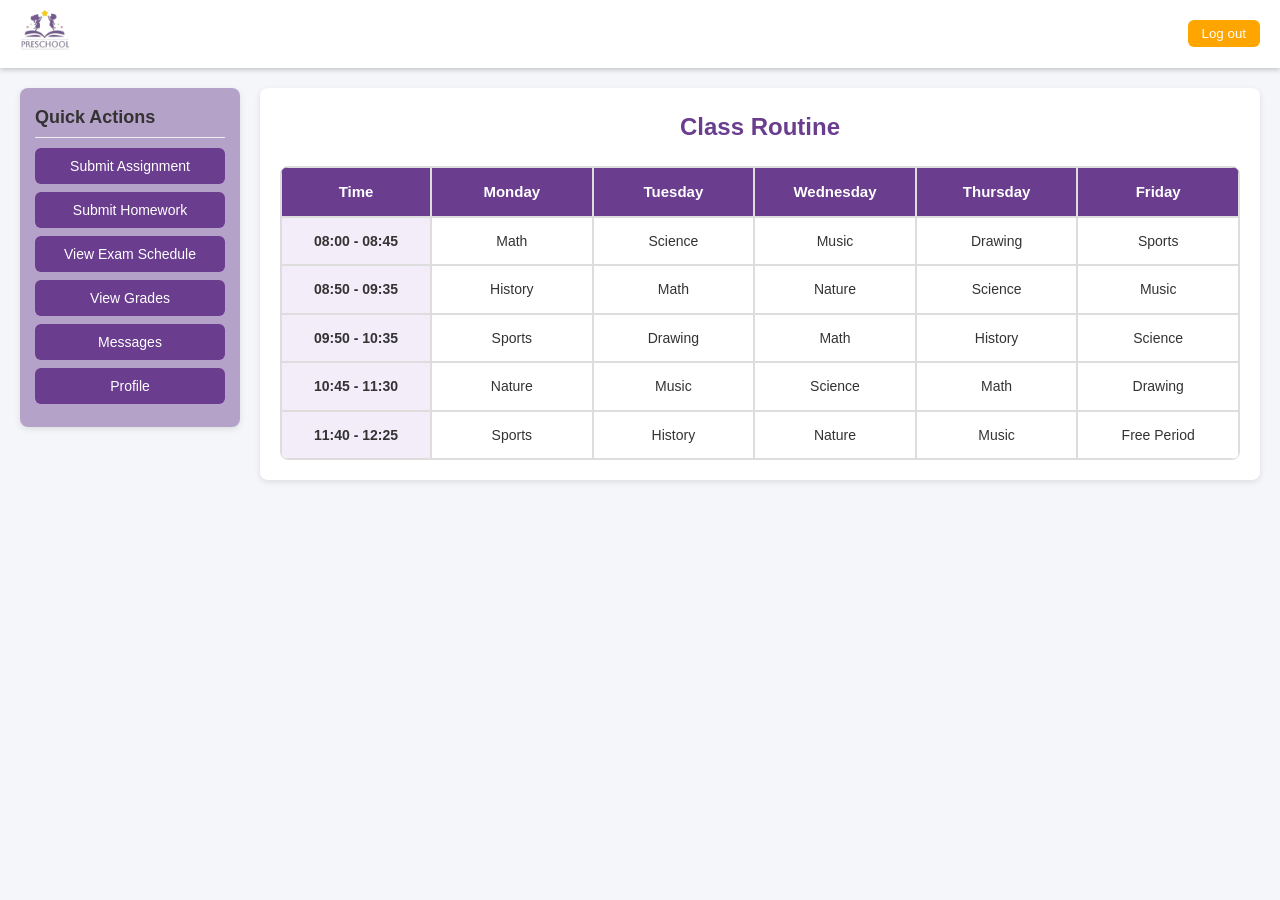
<file: pre school/html/Student_Dashboard.html>
<!DOCTYPE html>
<html lang="en">

<head>
    <title>Student Dashboard</title>
    <!-- Google Font -->
    <link rel="preconnect" href="https://fonts.googleapis.com">
    <link rel="preconnect" href="https://fonts.gstatic.com" crossorigin>
    <link href="https://fonts.googleapis.com/css2?family=Open+Sans:wght@400;600&display=swap" rel="stylesheet">

    <!-- CSS -->
    <link rel="stylesheet" href="../css/Student_Dashboard.css">
</head>

<body>
    <header class="topbar">
        <div class="logo">
            <a href="../View/Student_Dashboard.html" class="logo-link">
                <img src="../images/logo.png" alt="Logo" class="logo-img">
            </a>
            <span class="brand-title"> STUDENT - PORTAL</span>
        </div>

        <div class="top-actions">
            <span class="greeting">Hi, Student</span>
            <button class="btn" onclick="location.href='../php/Login.php'">Log out</button>
        </div>
    </header>

    <div class="layout">
        <div class="left-ops">
            <div class="ops-card">
                <h3>Quick Actions</h3>
                <button class="op-btn">Submit Assignment</button>
                <button class="op-btn">Submit Homework</button>
                <button class="op-btn">View Exam Schedule</button>
                <button class="op-btn">View Grades</button>
                <button class="op-btn">Messages</button>
                <button class="op-btn">Profile</button>
            </div>
        </div>

        <main class="center-routine">
            <h1>Class Routine</h1>

            <section class="timetable-panel">
                <div class="tt-header">
                    <div class="tt-cell time-col">Time</div>
                    <div class="tt-cell">Monday</div>
                    <div class="tt-cell">Tuesday</div>
                    <div class="tt-cell">Wednesday</div>
                    <div class="tt-cell">Thursday</div>
                    <div class="tt-cell">Friday</div>
                </div>

                <!-- Updated periods with new subjects -->
                <div class="tt-row">
                    <div class="tt-cell time-col">08:00 - 08:45</div>
                    <div class="tt-cell">Math</div>
                    <div class="tt-cell">Science</div>
                    <div class="tt-cell">Music</div>
                    <div class="tt-cell">Drawing</div>
                    <div class="tt-cell">Sports</div>
                </div>

                <div class="tt-row">
                    <div class="tt-cell time-col">08:50 - 09:35</div>
                    <div class="tt-cell">History</div>
                    <div class="tt-cell">Math</div>
                    <div class="tt-cell">Nature</div>
                    <div class="tt-cell">Science</div>
                    <div class="tt-cell">Music</div>
                </div>

                <div class="tt-row">
                    <div class="tt-cell time-col">09:50 - 10:35</div>
                    <div class="tt-cell">Sports</div>
                    <div class="tt-cell">Drawing</div>
                    <div class="tt-cell">Math</div>
                    <div class="tt-cell">History</div>
                    <div class="tt-cell">Science</div>
                </div>

                <div class="tt-row">
                    <div class="tt-cell time-col">10:45 - 11:30</div>
                    <div class="tt-cell">Nature</div>
                    <div class="tt-cell">Music</div>
                    <div class="tt-cell">Science</div>
                    <div class="tt-cell">Math</div>
                    <div class="tt-cell">Drawing</div>
                </div>

                <div class="tt-row">
                    <div class="tt-cell time-col">11:40 - 12:25</div>
                    <div class="tt-cell">Sports</div>
                    <div class="tt-cell">History</div>
                    <div class="tt-cell">Nature</div>
                    <div class="tt-cell">Music</div>
                    <div class="tt-cell">Free Period</div>
                </div>

            </section>
        </main>
    </div>
</body>

</html>
</file>
<file: metro/css/station.css>
/* station.css */

/* Reset */
* {
  margin: 0;
  padding: 0;
  box-sizing: border-box;
}

body {
  font-family: Arial, sans-serif;
  background: #f4f4f9;
  color: #111827;
}

/* Header */
header {
  background: #004aad;
  color: #f9fafb;
  padding: 18px 15px;
}

.header-container {
  max-width: 1000px;
  margin: 0 auto;
  text-align: center;
}

.header-container h1 {
  font-size: 24px;
  margin-bottom: 6px;
}

.header-container p {
  font-size: 14px;
  opacity: 0.9;
}

/* Main */
main {
  max-width: 1000px;
  margin: 20px auto 30px;
  padding: 0 15px;
}

/* Stations grid */
.stations-container {
  display: grid;
  grid-template-columns: repeat(auto-fit, minmax(260px, 1fr));
  gap: 15px;
}

/* Station card */
.station-card {
  background: #ffffff;
  border-radius: 10px;
  padding: 14px 16px;
  box-shadow: 0 3px 10px rgba(0,0,0,0.08);
  border-left: 4px solid #004aad;
}

.station-card h2 {
  font-size: 18px;
  color: #004aad;
  margin-bottom: 6px;
}

.location,
.details,
.distance {
  font-size: 14px;
  color: #374151;
  margin-bottom: 4px;
}

.distance strong {
  color: #111827;
}

/* Small screens */
@media (max-width: 600px) {
  .header-container h1 {
    font-size: 20px;
  }
}
</file>
<file: pre school/css/Student_Dashboard.css>
.open-sans-normal {
  font-family: "Open Sans", sans-serif;
  font-optical-sizing: auto;
  font-style: normal;
  font-variation-settings:
    "wdth" 100;
}
* {
  margin: 0;
  padding: 0;
  box-sizing: border-box;
  font-family: "Segoe UI", Tahoma, sans-serif;
}

body {
  background: #f4f6f9;
  color: #333;
  line-height: 1.6;
}


.topbar {
  display: flex;
  justify-content: space-between;
  align-items: center;
  background: #ffffff;
  color: #fff;
  padding: 10px 20px;
   box-shadow: 0px 2px 5px rgba(0, 0, 0, 0.2);
}

.logo {
  display: flex;
  align-items: center;
}

.logo-img {
  height: 40px;
  margin-right: 10px;
}

.brand-title {
  font-size: 20px;
  font-weight: bold;
  letter-spacing: 1px;
}

.top-actions {
  display: flex;
  align-items: center;
  gap: 15px;
}

.greeting {
  font-size: 16px;
}

.btn {
  padding: 6px 14px;
  background: orange;
  color: #fff;
  border: none;
  border-radius: 6px;
  cursor: pointer;
  transition: 0.3s;
}

.btn:hover {
  background: #6A3D8F;
}


.layout {
  display: flex;
  margin: 20px;
  gap: 20px;
  
}

/* ==== Left Sidebar ==== */
.left-ops {
  width: 220px;
 
}

.ops-card {
  background-color: #6a3d8f74;
  padding: 15px;
  border-radius: 8px;
  box-shadow: 0px 2px 6px rgba(0,0,0,0.1);
}

.ops-card h3 {
  font-size: 18px;
  margin-bottom: 10px;
  border-bottom: 1px solid #eee;
  padding-bottom: 6px;
}

.op-btn {
  display: block;
  width: 100%;
  margin: 8px 0;
  padding: 10px;
  border: none;
  border-radius: 6px;
  background: #6A3D8F;
  color: #fff;
  font-size: 14px;
  cursor: pointer;
  transition: 0.3s;
}

.op-btn:hover {
  background: rgba(255, 166, 0, 0.49) ;
}

.center-routine {
  flex: 1;
  background: #fff;
  padding: 20px;
  border-radius: 8px;
  box-shadow: 0px 2px 6px rgba(0,0,0,0.1);
}

.center-routine h1 {
  margin-bottom: 20px;
  color: #6A3D8F;
  font-size: 24px;
  text-align: center;
}


.timetable-panel {
  width: 100%;
  border: 1px solid #ddd;
  border-radius: 8px;
  overflow: hidden;
}

.tt-header,
.tt-row {
  display: grid;
  grid-template-columns: 150px repeat(5, 1fr);
}

.tt-cell {
  padding: 12px;
  border: 1px solid #ddd;
  text-align: center;
  font-size: 14px;
}

.time-col {
  font-weight: bold;
  background: #e5d6f174;
}

.tt-header .tt-cell {
  background: #6A3D8F;
  color: #fff;
  font-weight: bold;
  font-size: 15px;
}
</file>
